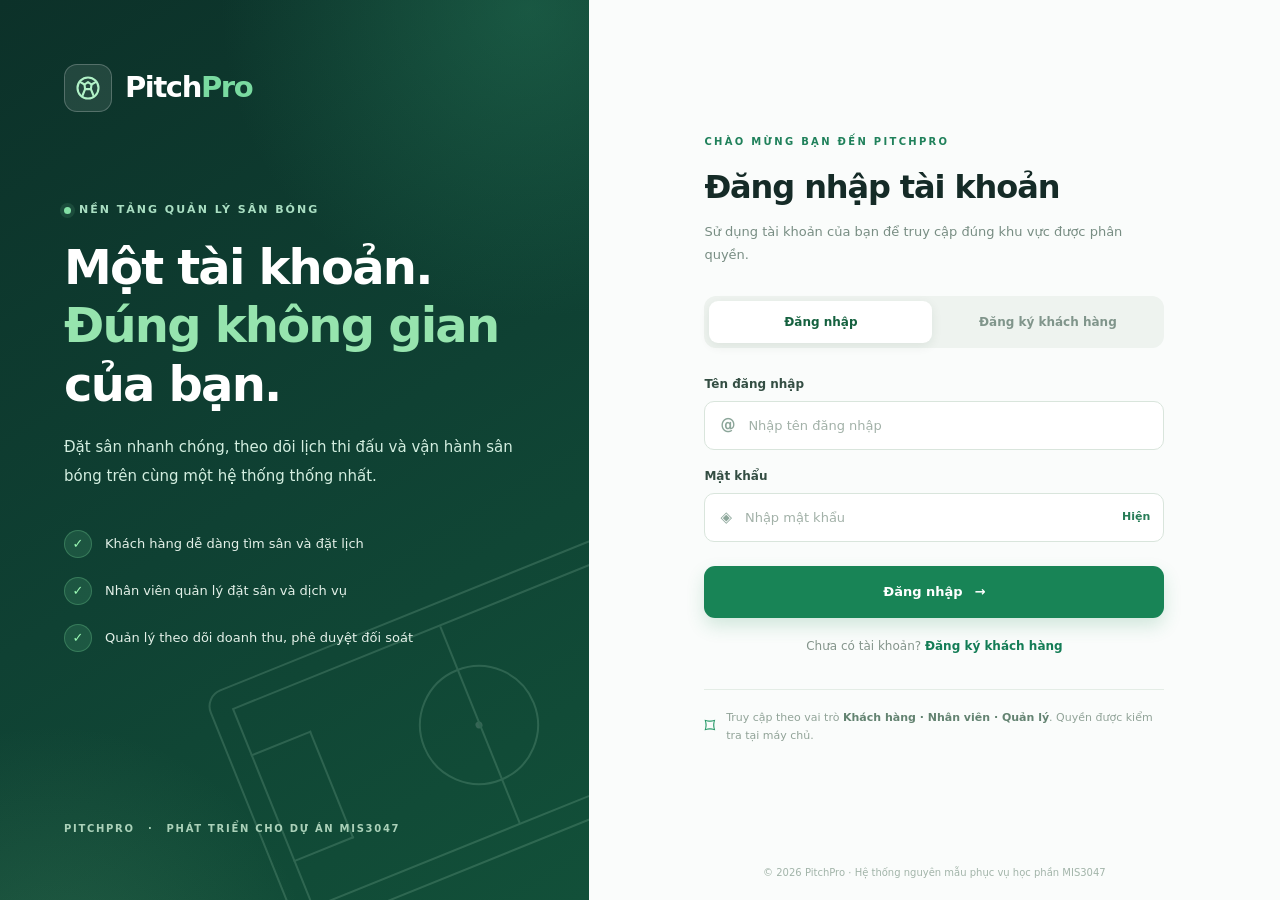
<file: auth.html>
<!doctype html>
<html lang="vi">
<head>
  <meta charset="UTF-8">
  <meta name="viewport" content="width=device-width, initial-scale=1">
  <meta name="theme-color" content="#0c3029">
  <meta name="description" content="PitchPro - Đăng nhập một lần, sử dụng đúng khu vực dành cho khách hàng, nhân viên và quản lý sân bóng.">
  <title>Đăng nhập | PitchPro</title>
  <link rel="stylesheet" href="/assets/css/auth.css?v=20261105-unified1">
  <script defer src="/assets/js/auth.js?v=20261105-unified1"></script>
</head>
<body>
  <main class="auth-layout">
    <section class="visual" aria-label="Giới thiệu hệ thống PitchPro">
      <div class="visual-content">
        <div class="brand" aria-label="PitchPro">
          <span class="brand-icon" aria-hidden="true">
            <svg viewBox="0 0 24 24" fill="none" stroke="currentColor" stroke-width="1.8" stroke-linecap="round" stroke-linejoin="round"><circle cx="12" cy="12" r="9"/><path d="m9 9 3-2 3 2-.5 4h-5L9 9Z"/><path d="m9 9-3.5-2M15 9l3.5-2M9.5 13l-2 5M14.5 13l2 5"/></svg>
          </span>
          <span>Pitch<span class="brand-light">Pro</span></span>
        </div>
        <div class="eyebrow"><span class="eyebrow-dot"></span> NỀN TẢNG QUẢN LÝ SÂN BÓNG</div>
        <h1>Một tài khoản.<br><em>Đúng không gian</em><br>của bạn.</h1>
        <p class="intro">Đặt sân nhanh chóng, theo dõi lịch thi đấu và vận hành sân bóng trên cùng một hệ thống thống nhất.</p>
        <div class="benefits">
          <div><span class="benefit-icon">✓</span><span>Khách hàng dễ dàng tìm sân và đặt lịch</span></div>
          <div><span class="benefit-icon">✓</span><span>Nhân viên quản lý đặt sân và dịch vụ</span></div>
          <div><span class="benefit-icon">✓</span><span>Quản lý theo dõi doanh thu, phê duyệt đối soát</span></div>
        </div>
      </div>
      <div class="pitch-illustration" aria-hidden="true">
        <div class="pitch-lines"><div class="pitch-center"></div><div class="goal-area goal-left"></div><div class="goal-area goal-right"></div><div class="center-dot"></div></div>
      </div>
      <div class="visual-footer">PITCHPRO <span>·</span> PHÁT TRIỂN CHO DỰ ÁN MIS3047</div>
    </section>

    <section class="form-side" aria-labelledby="auth-title">
      <div class="form-container">
        <div class="mobile-brand"><span class="mobile-mark">⚽</span> Pitch<span>Pro</span></div>
        <div class="welcome">CHÀO MỪNG BẠN ĐẾN PITCHPRO</div>
        <h2 id="auth-title">Đăng nhập tài khoản</h2>
        <p id="auth-description" class="form-description">Sử dụng tài khoản của bạn để truy cập đúng khu vực được phân quyền.</p>

        <div class="auth-switch" role="tablist" aria-label="Chọn hình thức truy cập">
          <button id="login-tab" type="button" role="tab" aria-selected="true" class="active" data-mode="login">Đăng nhập</button>
          <button id="register-tab" type="button" role="tab" aria-selected="false" data-mode="register">Đăng ký khách hàng</button>
        </div>
        <div class="feedback" id="feedback" role="alert" aria-live="polite" hidden></div>

        <form id="login-form" autocomplete="on">
          <div class="input-group">
            <label for="login-username">Tên đăng nhập</label>
            <div class="input-wrap"><span class="field-symbol" aria-hidden="true">@</span><input id="login-username" name="username" type="text" autocomplete="username" placeholder="Nhập tên đăng nhập" maxlength="150" required></div>
          </div>
          <div class="input-group">
            <label for="login-password">Mật khẩu</label>
            <div class="input-wrap"><span class="field-symbol" aria-hidden="true">◈</span><input id="login-password" name="password" type="password" autocomplete="current-password" placeholder="Nhập mật khẩu" required><button type="button" class="show-password" data-toggle-password="login-password" aria-label="Hiển thị mật khẩu">Hiện</button></div>
          </div>
          <button type="submit" class="submit-button" id="login-submit"><span>Đăng nhập</span><span aria-hidden="true">→</span></button>
          <p class="helper centered">Chưa có tài khoản? <a href="/dang-ky/" data-open-register>Đăng ký khách hàng</a></p>
        </form>

        <form id="register-form" autocomplete="on" hidden>
          <div class="input-grid">
            <div class="input-group"><label for="register-name">Họ và tên</label><input id="register-name" name="name" type="text" autocomplete="name" placeholder="Nguyễn Văn A" maxlength="150" minlength="2" required></div>
            <div class="input-group"><label for="register-phone">Số điện thoại</label><input id="register-phone" name="phone" type="tel" inputmode="numeric" autocomplete="tel" placeholder="09xxxxxxxx" minlength="10" maxlength="10" pattern="0[0-9]{9}" required></div>
          </div>
          <div class="input-group"><label for="register-username">Tên đăng nhập</label><div class="input-wrap"><span class="field-symbol" aria-hidden="true">@</span><input id="register-username" name="username" type="text" autocomplete="username" placeholder="Từ 4 đến 30 ký tự" minlength="4" maxlength="30" pattern="[A-Za-z0-9_.-]{4,30}" required></div></div>
          <div class="input-group"><label for="register-password">Mật khẩu</label><div class="input-wrap"><span class="field-symbol" aria-hidden="true">◈</span><input id="register-password" name="password" type="password" autocomplete="new-password" placeholder="Tối thiểu 10 ký tự" minlength="10" maxlength="128" required><button type="button" class="show-password" data-toggle-password="register-password" aria-label="Hiển thị mật khẩu">Hiện</button></div></div>
          <div class="input-group"><label for="register-confirm">Nhập lại mật khẩu</label><div class="input-wrap"><span class="field-symbol" aria-hidden="true">◈</span><input id="register-confirm" name="confirmPassword" type="password" autocomplete="new-password" placeholder="Xác nhận mật khẩu" minlength="10" required><button type="button" class="show-password" data-toggle-password="register-confirm" aria-label="Hiển thị mật khẩu">Hiện</button></div></div>
          <p class="privacy-note">Đăng ký mới chỉ dành cho khách hàng. Tài khoản Nhân viên và Quản lý do đơn vị cấp. Số điện thoại đã có trong hệ thống cần được xác minh trước khi liên kết.</p>
          <button type="submit" class="submit-button" id="register-submit"><span>Tạo tài khoản khách hàng</span><span aria-hidden="true">→</span></button>
          <p class="helper centered">Đã có tài khoản? <a href="/dang-nhap/" data-open-login>Quay lại đăng nhập</a></p>
        </form>

        <div class="security-note"><span class="security-icon">⌑</span><span>Truy cập theo vai trò <strong>Khách hàng · Nhân viên · Quản lý</strong>. Quyền được kiểm tra tại máy chủ.</span></div>
      </div>
      <div class="footnote">© 2026 PitchPro · Hệ thống nguyên mẫu phục vụ học phần MIS3047</div>
    </section>
  </main>
</body>
</html>
</file>
<file: assets/css/auth.css>
:root{font-family:'Be Vietnam Pro',system-ui,-apple-system,'Segoe UI',Arial,sans-serif;color:#152b27;background:#f8faf8;line-height:1.5}
*{box-sizing:border-box}body{margin:0;min-height:100vh}button,input{font:inherit}button{cursor:pointer}a{color:#147d56;text-decoration:none;font-weight:700}a:hover{text-decoration:underline}[hidden]{display:none!important}button:focus-visible,input:focus-visible,a:focus-visible{outline:3px solid #6dc99e;outline-offset:3px}
.auth-layout{display:grid;grid-template-columns:minmax(385px,46%) minmax(470px,54%);min-height:100vh}
.visual{position:relative;background:linear-gradient(148deg,#0c3129 0%,#0f4133 52%,#125039 100%);color:white;min-height:100vh;padding:clamp(33px,5vw,72px);overflow:hidden;display:flex;flex-direction:column;justify-content:space-between;isolation:isolate}
.visual:before{content:'';position:absolute;width:660px;height:660px;background:radial-gradient(circle,#30936a57 0%,transparent 66%);top:-320px;right:-270px;z-index:-1}.visual:after{content:'';position:absolute;width:550px;height:550px;background:radial-gradient(circle,#80c98e27 0%,transparent 67%);bottom:-360px;left:-220px;z-index:-1}
.visual-content{position:relative;z-index:2;max-width:590px}.brand{display:flex;align-items:center;gap:13px;font-size:29px;font-weight:800;letter-spacing:-1.4px}.brand-light{color:#79daa0}.brand-icon{width:48px;height:48px;display:grid;place-items:center;background:#ffffff18;border:1px solid #ffffff39;border-radius:13px}.brand-icon svg{width:28px;height:28px;color:#b1f2c7}
.eyebrow{display:flex;align-items:center;gap:8px;margin-top:clamp(60px,10vh,124px);font-size:11px;letter-spacing:2px;font-weight:800;color:#a9dec2}.eyebrow-dot{width:7px;height:7px;border-radius:50%;background:#82dfa5;box-shadow:0 0 0 4px #82dfa51f}
.visual h1{font-size:clamp(36px,3.75vw,64px);line-height:1.22;letter-spacing:-1.8px;font-weight:800;margin:19px 0 20px}.visual h1 em{color:#96e4ae;font-style:normal}.intro{font-size:15px;line-height:1.9;color:#d3eee0;max-width:485px}.benefits{display:grid;gap:19px;margin-top:40px}.benefits>div{display:flex;align-items:center;gap:13px;color:#e4f1e9;font-size:13px}.benefit-icon{display:grid;place-items:center;flex:0 0 28px;width:28px;height:28px;background:#79d99b25;border:1px solid #7dde9c45;border-radius:100%;color:#9af8b4;font-weight:800}
.visual-footer{position:relative;z-index:2;font-size:10px;letter-spacing:1.7px;font-weight:700;color:#abd1b9;margin-top:60px}.visual-footer span{padding:0 8px}
.pitch-illustration{position:absolute;right:-135px;bottom:45px;width:490px;height:260px;opacity:.15;transform:rotate(-22deg);border:2px solid #d4ffe2;border-radius:18px}.pitch-lines{position:absolute;inset:20px;border:2px solid #d4ffe2}.pitch-center{position:absolute;width:120px;height:120px;border:2px solid #d4ffe2;border-radius:50%;left:50%;top:50%;transform:translate(-50%,-50%)}.pitch-lines:after{content:'';position:absolute;left:50%;top:0;bottom:0;border-left:2px solid #d4ffe2}.goal-area{width:65px;height:116px;position:absolute;top:50%;transform:translateY(-50%);border:2px solid #d4ffe2}.goal-left{left:-2px;border-left:0}.goal-right{right:-2px;border-right:0}.center-dot{position:absolute;top:50%;left:50%;transform:translate(-50%,-50%);background:white;border-radius:50%;width:7px;height:7px}
.form-side{background:#fafcfb;min-height:100vh;display:flex;flex-direction:column;align-items:center;justify-content:center;padding:60px clamp(20px,5vw,92px) 20px}.form-container{width:min(100%,460px);margin:auto 0}.welcome{color:#20815b;letter-spacing:2.3px;font-size:10px;font-weight:800;margin-bottom:17px}.form-side h2{font-size:clamp(25px,2.5vw,34px);line-height:1.35;letter-spacing:-1.1px;margin:0 0 12px;font-weight:800}.form-description{font-size:13px;color:#788d83;line-height:1.75;margin:0 0 29px;max-width:440px}.auth-switch{display:grid;grid-template-columns:1fr 1fr;background:#eef3ef;padding:5px;border-radius:12px;gap:4px;margin-bottom:27px}.auth-switch button{border:0;padding:12px 7px;background:transparent;border-radius:9px;font-size:12px;font-weight:700;color:#80958b}.auth-switch button.active{background:white;color:#15613f;box-shadow:0 3px 11px #173b2915}
.input-group{display:grid;gap:8px;margin-bottom:17px}.input-group label{font-size:12px;font-weight:700;color:#344e43}.input-group>input,.input-wrap{width:100%;height:49px;background:#fff;border:1px solid #d9e5dc;border-radius:10px;color:#18382c;transition:border .15s,box-shadow .15s}.input-group>input{padding:0 14px}.input-group input{outline:none;font-size:13px}.input-group input::placeholder{color:#a2b1a8}.input-group>input:focus,.input-wrap:focus-within{border-color:#289f69;box-shadow:0 0 0 3px #80d8a52c}.input-wrap{display:flex;align-items:center}.input-wrap input{border:0;min-width:0;width:100%;height:100%;background:transparent;padding:0 13px}.field-symbol{font-weight:800;color:#8ca69a;font-size:15px;padding-left:15px}.show-password{background:transparent;border:0;color:#277c57;font-weight:700;font-size:11px;padding:0 13px;white-space:nowrap}
.input-grid{display:grid;grid-template-columns:1fr 1fr;gap:12px}.submit-button{display:flex;align-items:center;justify-content:center;gap:12px;width:100%;height:52px;background:#188456;color:#fff;border:0;border-radius:11px;box-shadow:0 8px 18px #238e5930;font-weight:800;font-size:13px;margin-top:24px;transition:background .16s,transform .16s}.submit-button:hover{background:#126b46;transform:translateY(-1px)}.submit-button:disabled{cursor:wait;opacity:.66;transform:none}.helper{color:#84958b;font-size:12px}.centered{text-align:center;margin:19px 0 5px}.privacy-note{padding:13px;background:#f2f7f3;border-radius:9px;color:#6a8171;line-height:1.65;font-size:11px}.feedback{border:1px solid #f3c5bd;background:#fff0ec;color:#a0332e;padding:12px 14px;font-size:12px;line-height:1.6;border-radius:10px;margin-bottom:17px}.feedback.success{border-color:#b3dec1;background:#eaf7ef;color:#155c38}
.security-note{border-top:1px solid #e4ede6;display:flex;gap:11px;align-items:flex-start;margin-top:34px;padding-top:19px;font-size:11px;color:#91a398;line-height:1.7}.security-icon{font-size:21px;color:#279968}.security-note strong{color:#638371}.footnote{margin-top:45px;font-size:10px;color:#a2b4a9;text-align:center}.mobile-brand{display:none}
@media(max-width:1024px){.auth-layout{grid-template-columns:minmax(320px,42%) minmax(450px,58%)}.visual{padding:35px}.visual h1{font-size:42px}.visual .intro{font-size:13px}.form-side{padding:52px 36px 20px}}
@media(max-width:780px){.auth-layout{grid-template-columns:1fr}.visual{display:none}.form-side{min-height:100vh;padding:40px 24px 22px}.form-container{margin:auto 0}.mobile-brand{display:block;font-size:25px;font-weight:800;color:#194c36;letter-spacing:-1px;margin-bottom:34px}.mobile-brand span:not(.mobile-mark){color:#1b9864}.mobile-mark{font-size:25px;margin-right:7px}.welcome{font-size:10px}}
@media(max-width:440px){.form-side{padding:30px 17px 18px}.input-grid{grid-template-columns:1fr;gap:0}.form-side h2{font-size:27px}.auth-switch button{font-size:11px;padding:12px 4px}.security-note{margin-top:25px}}
@media(prefers-reduced-motion:reduce){.submit-button{transition:none}.submit-button:hover{transform:none}}
</file>
